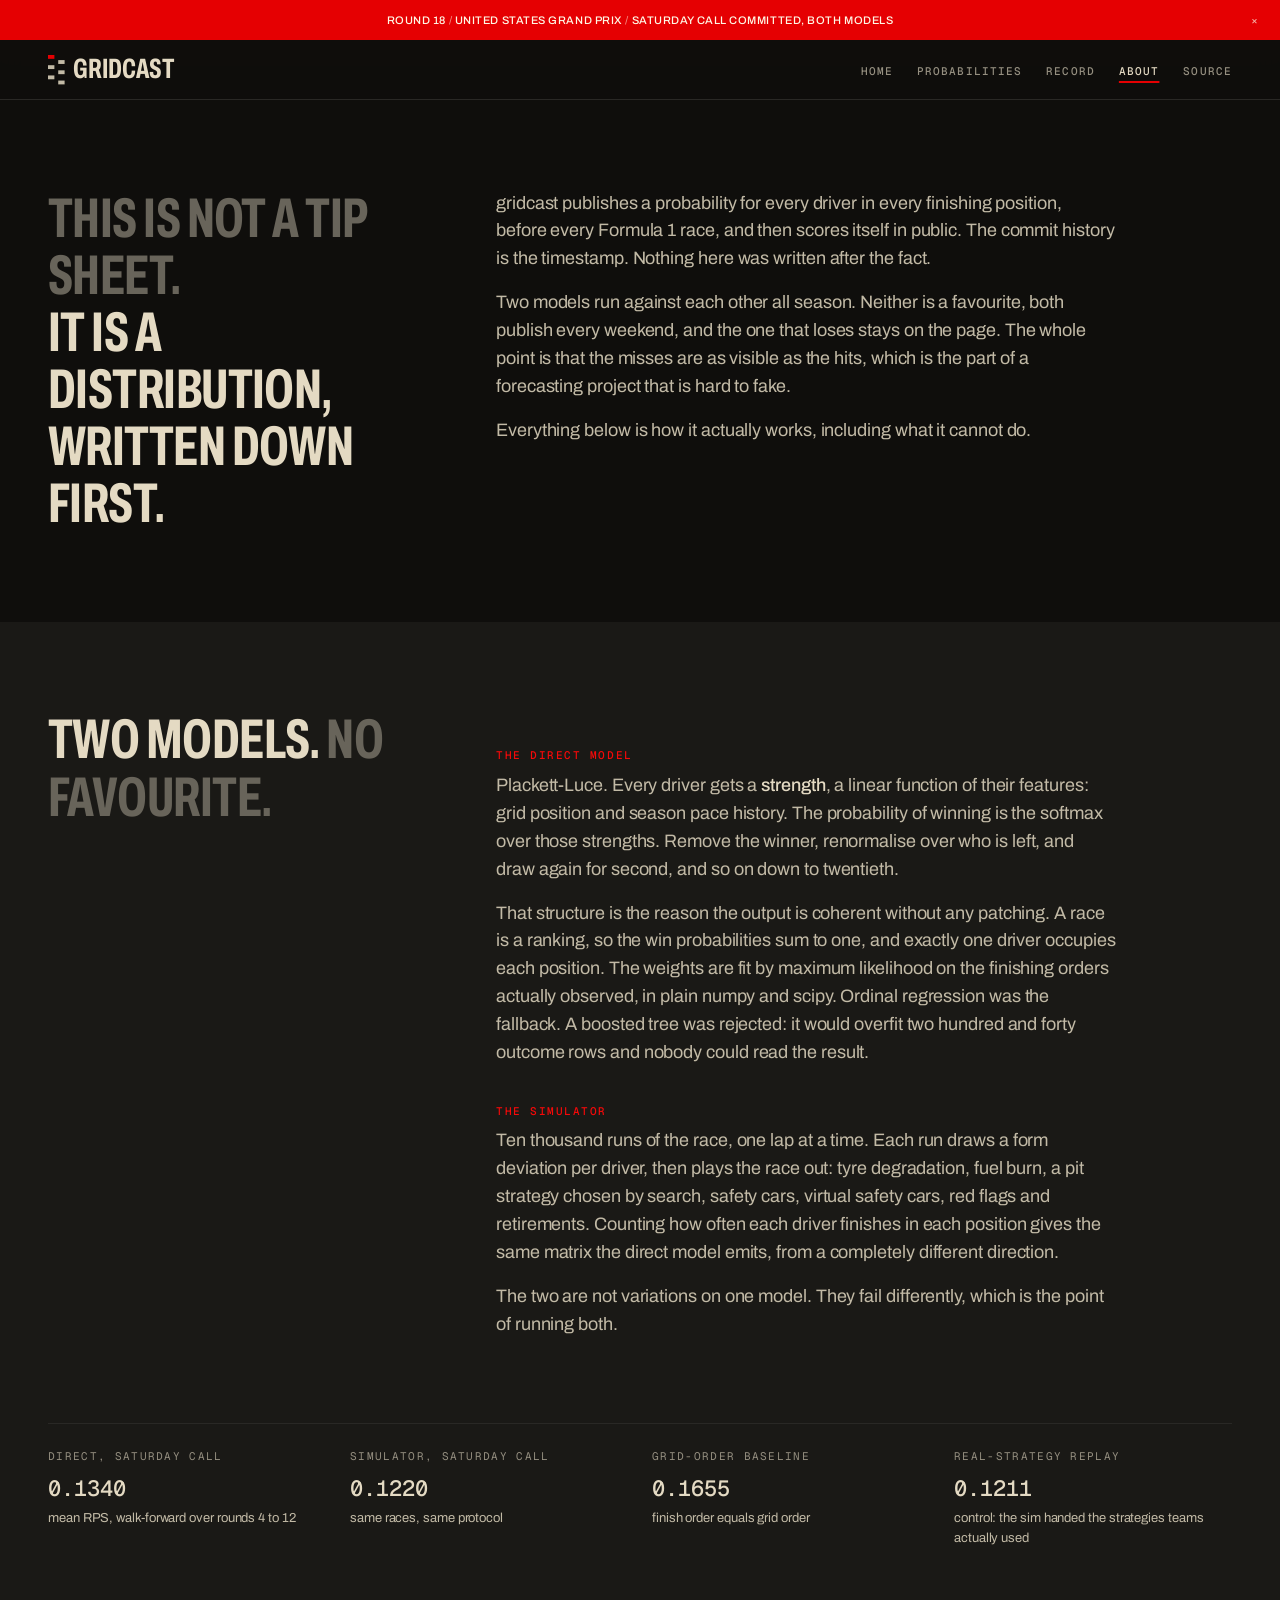
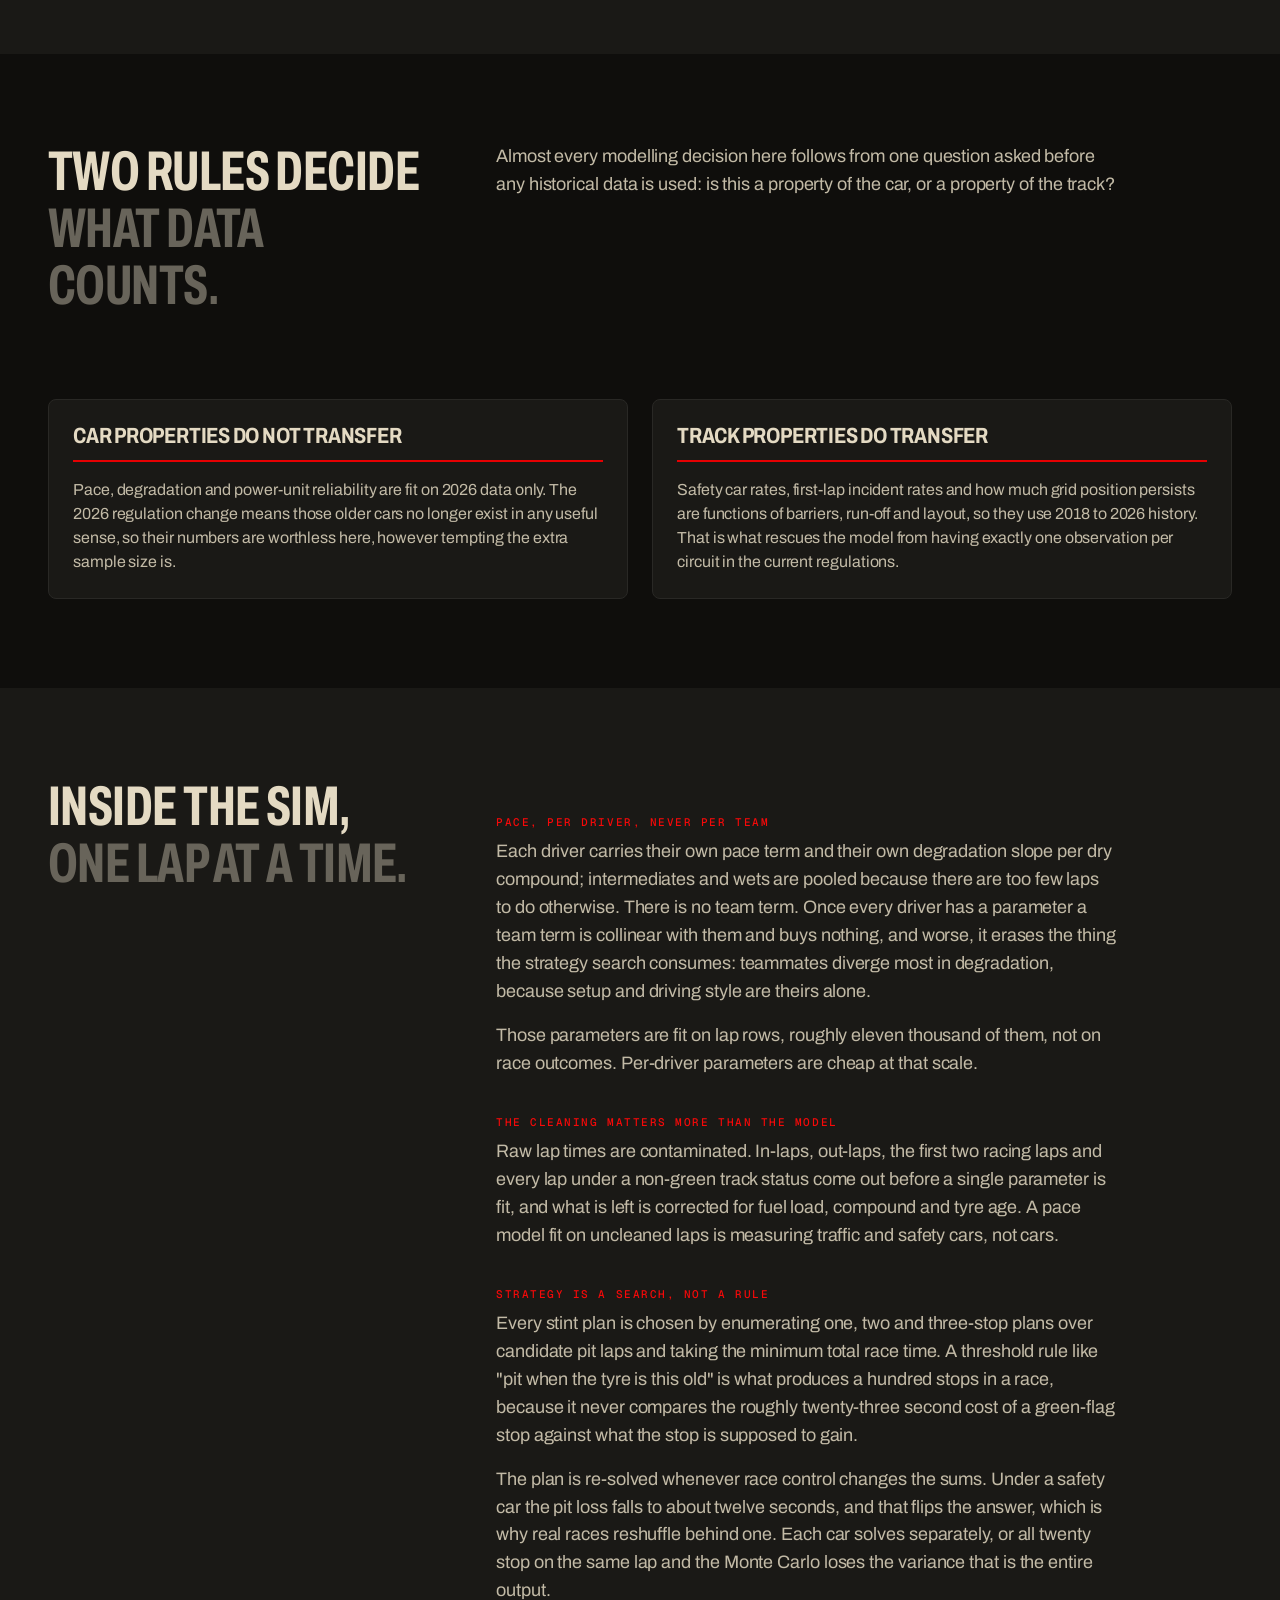
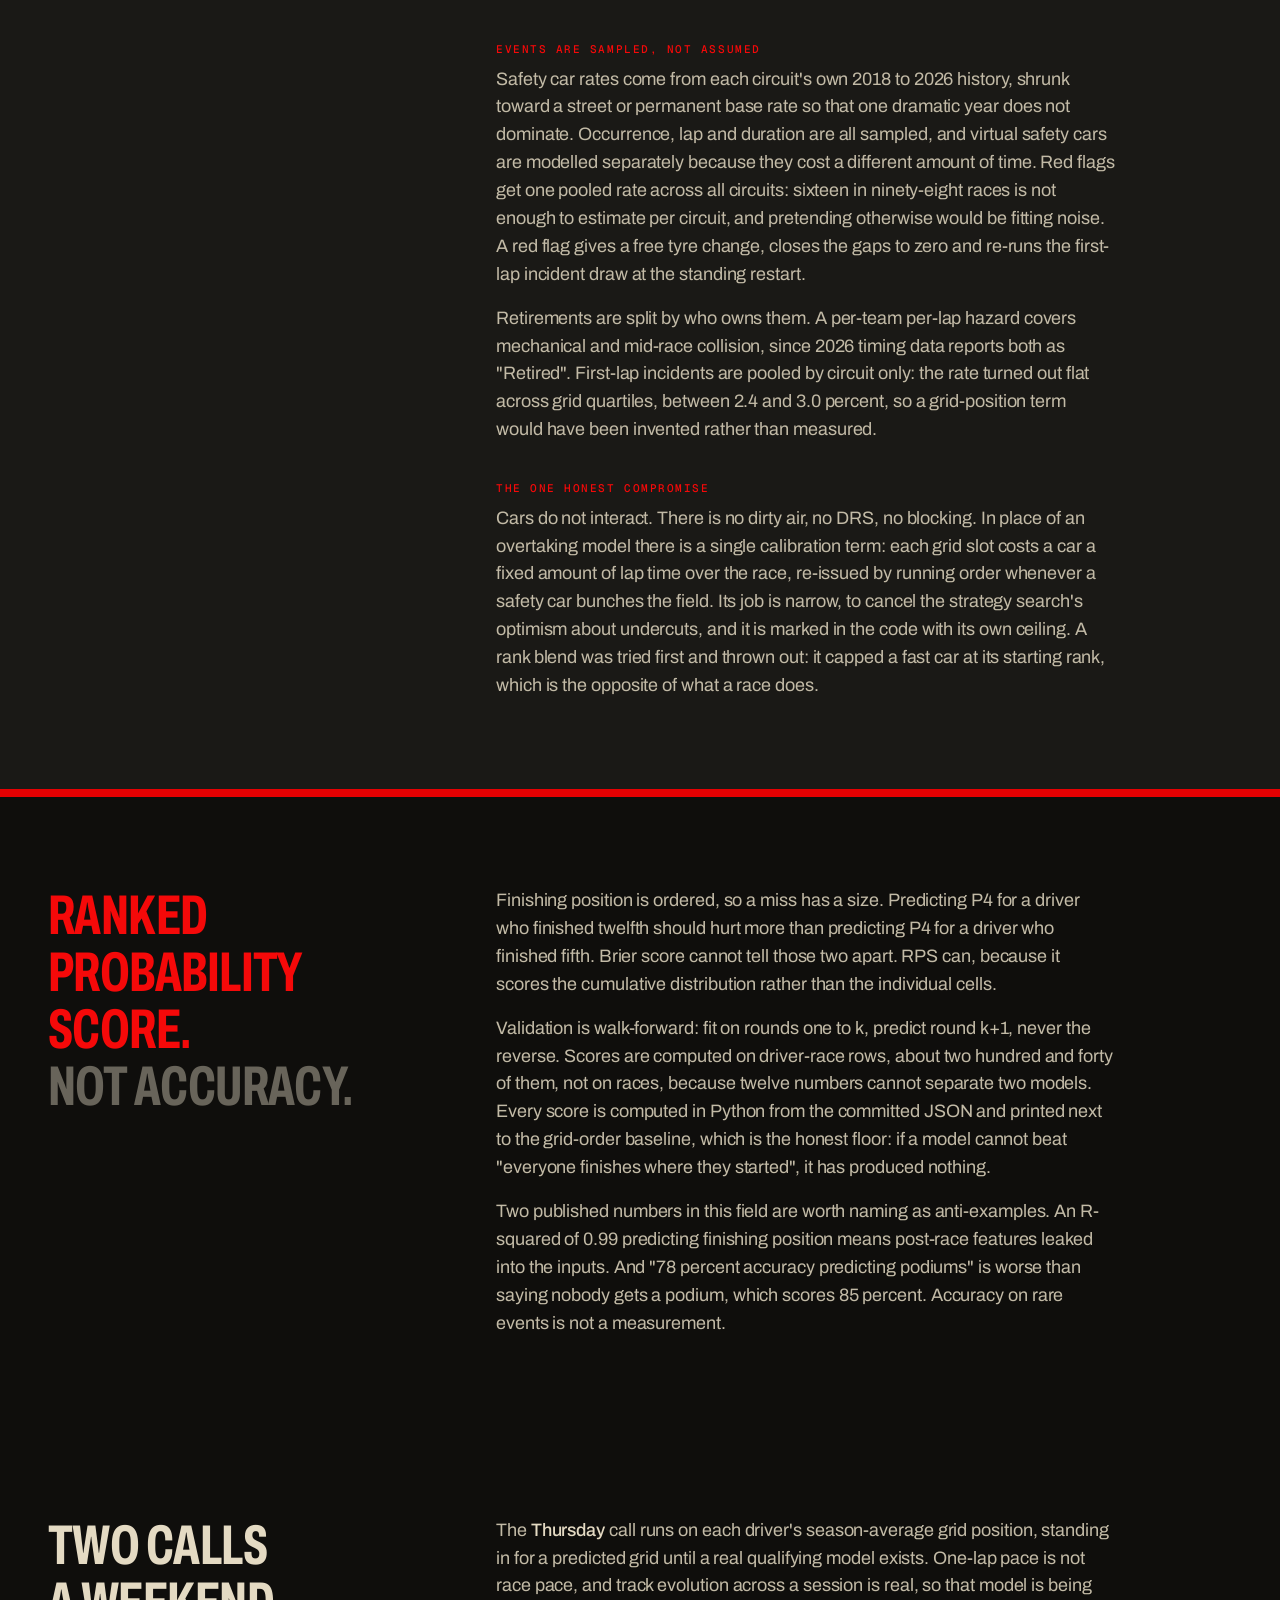
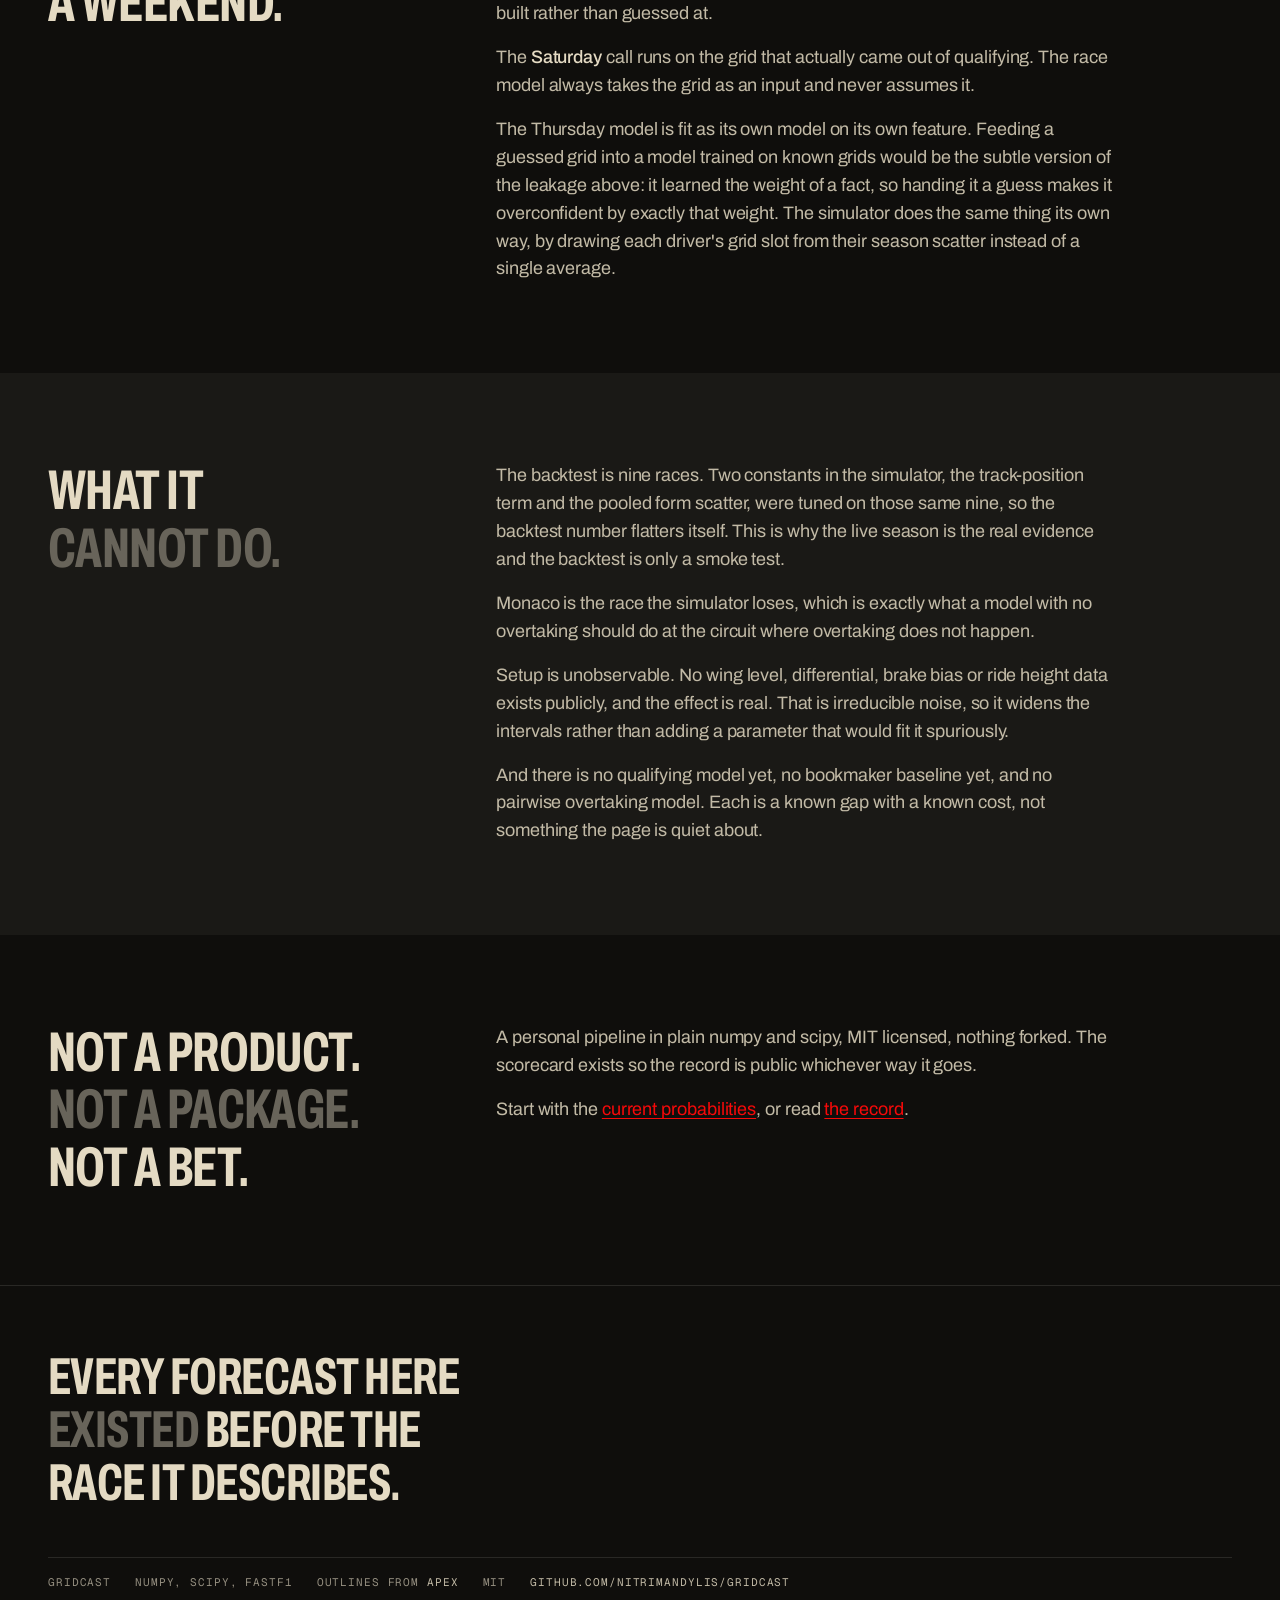
<file: site/about.html>
<!DOCTYPE html>
<html lang="en">
<head>
<meta charset="utf-8">
<meta name="viewport" content="width=device-width, initial-scale=1">
<title>About · gridcast</title>
<meta name="description" content="How gridcast predicts Formula 1 races: two models, the 2026 data rules, and how the scoring works.">
<meta property="og:type" content="website">
<meta property="og:site_name" content="gridcast">
<meta property="og:title" content="About · gridcast">
<meta property="og:description" content="How gridcast predicts Formula 1 races: two models, the 2026 data rules, and how the scoring works.">
<meta property="og:url" content="https://gridcast.nicktrim.com/about.html">
<meta property="og:image" content="https://gridcast.nicktrim.com/og.png">
<meta property="og:image:width" content="1200">
<meta property="og:image:height" content="630">
<meta property="og:image:alt" content="gridcast: every race, called before lights out.">
<meta name="twitter:card" content="summary_large_image">
<link rel="preconnect" href="https://fonts.googleapis.com">
<link rel="preconnect" href="https://fonts.gstatic.com" crossorigin>
<link href="https://fonts.googleapis.com/css2?family=Archivo:wdth,wght@62..125,400..700&family=Geist+Mono:wght@400..600&display=swap" rel="stylesheet">
<link rel="icon" href="data:image/svg+xml,%3Csvg xmlns='http://www.w3.org/2000/svg' viewBox='0 0 32 32'%3E%3Crect width='32' height='32' fill='%230e0e0e'/%3E%3Cg fill='%23c2baa6'%3E%3Crect x='17' y='6.5' width='9' height='5'/%3E%3Crect x='5' y='11' width='9' height='5'/%3E%3Crect x='17' y='15.5' width='9' height='5'/%3E%3Crect x='5' y='20' width='9' height='5'/%3E%3Crect x='17' y='24.5' width='9' height='5'/%3E%3C/g%3E%3Crect x='5' y='2' width='9' height='5' fill='%23e50000'/%3E%3C/svg%3E">
<link rel="stylesheet" href="tokens.css">
<link rel="stylesheet" href="style.css">
</head>
<body data-page="about">

<header class="nav" id="nav">
  <div class="nav-banner" id="banner">
    <p id="banner-text">Reading the latest call</p>
    <button class="nav-x" id="banner-x" type="button" aria-label="Dismiss announcement">&times;</button>
  </div>
  <div class="nav-bar">
    <div class="nav-inner">
      <a class="wordmark" href="index.html"><svg class="mark" viewBox="0 0 13 23" aria-hidden="true"><rect class="pole" x="0" y="0" width="5" height="3"/><rect x="8" y="4" width="5" height="3"/><rect x="0" y="8" width="5" height="3"/><rect x="8" y="12" width="5" height="3"/><rect x="0" y="16" width="5" height="3"/><rect x="8" y="20" width="5" height="3"/></svg>gridcast</a>
      <nav aria-label="Primary">
        <ul class="nav-links">
          <li><a href="index.html">Home</a></li>
          <li><a href="probabilities.html">Probabilities</a></li>
          <li><a href="record.html">Record</a></li>
          <li><a href="about.html" aria-current="page">About</a></li>
          <li><a href="#" id="repo-link" hidden>Source</a></li>
        </ul>
      </nav>
    </div>
  </div>
</header>

<main>
  <section class="band band-ink">
    <div>
      <p class="claim"><span class="dim">This is not a tip sheet.</span><br>It is a distribution,<br>written down first.</p>
      <div class="body">
        <p class="after">gridcast publishes a probability for every driver in every finishing position, before every Formula&nbsp;1 race, and then scores itself in public. The commit history is the timestamp. Nothing here was written after the fact.</p>
        <p class="after">Two models run against each other all season. Neither is a favourite, both publish every weekend, and the one that loses stays on the page. The whole point is that the misses are as visible as the hits, which is the part of a forecasting project that is hard to fake.</p>
        <p class="after">Everything below is how it actually works, including what it cannot do.</p>
      </div>
    </div>
  </section>

  <section class="band band-raised">
    <div>
      <p class="claim">Two models. <span class="dim">No favourite.</span></p>
      <div class="body">
        <h3>The direct model</h3>
        <p class="after">Plackett-Luce. Every driver gets a <strong>strength</strong>, a linear function of their features: grid position and season pace history. The probability of winning is the softmax over those strengths. Remove the winner, renormalise over who is left, and draw again for second, and so on down to twentieth.</p>
        <p class="after">That structure is the reason the output is coherent without any patching. A race is a ranking, so the win probabilities sum to one, and exactly one driver occupies each position. The weights are fit by maximum likelihood on the finishing orders actually observed, in plain numpy and scipy. Ordinal regression was the fallback. A boosted tree was rejected: it would overfit two hundred and forty outcome rows and nobody could read the result.</p>
        <h3>The simulator</h3>
        <p class="after">Ten thousand runs of the race, one lap at a time. Each run draws a form deviation per driver, then plays the race out: tyre degradation, fuel burn, a pit strategy chosen by search, safety cars, virtual safety cars, red flags and retirements. Counting how often each driver finishes in each position gives the same matrix the direct model emits, from a completely different direction.</p>
        <p class="after">The two are not variations on one model. They fail differently, which is the point of running both.</p>
      </div>
      <dl class="specs">
        <div><dt>Direct, Saturday call</dt><dd><b>0.1340</b>mean RPS, walk-forward over rounds 4 to 12</dd></div>
        <div><dt>Simulator, Saturday call</dt><dd><b>0.1220</b>same races, same protocol</dd></div>
        <div><dt>Grid-order baseline</dt><dd><b>0.1655</b>finish order equals grid order</dd></div>
        <div><dt>Real-strategy replay</dt><dd><b>0.1211</b>control: the sim handed the strategies teams actually used</dd></div>
      </dl>
    </div>
  </section>

  <section class="band band-ink">
    <div>
      <p class="claim">Two rules decide<br><span class="dim">what data counts.</span></p>
      <div class="body">
        <p class="after">Almost every modelling decision here follows from one question asked before any historical data is used: is this a property of the car, or a property of the track?</p>
      </div>
      <div class="rules">
        <div>
          <h2>Car properties do not transfer</h2>
          <p>Pace, degradation and power-unit reliability are fit on 2026 data only. The 2026 regulation change means those older cars no longer exist in any useful sense, so their numbers are worthless here, however tempting the extra sample size is.</p>
        </div>
        <div>
          <h2>Track properties do transfer</h2>
          <p>Safety car rates, first-lap incident rates and how much grid position persists are functions of barriers, run-off and layout, so they use 2018 to 2026 history. That is what rescues the model from having exactly one observation per circuit in the current regulations.</p>
        </div>
      </div>
    </div>
  </section>

  <section class="band band-raised">
    <div>
      <p class="claim">Inside the sim,<br><span class="dim">one lap at a time.</span></p>
      <div class="body">
        <h3>Pace, per driver, never per team</h3>
        <p class="after">Each driver carries their own pace term and their own degradation slope per dry compound; intermediates and wets are pooled because there are too few laps to do otherwise. There is no team term. Once every driver has a parameter a team term is collinear with them and buys nothing, and worse, it erases the thing the strategy search consumes: teammates diverge most in degradation, because setup and driving style are theirs alone.</p>
        <p class="after">Those parameters are fit on lap rows, roughly eleven thousand of them, not on race outcomes. Per-driver parameters are cheap at that scale.</p>
        <h3>The cleaning matters more than the model</h3>
        <p class="after">Raw lap times are contaminated. In-laps, out-laps, the first two racing laps and every lap under a non-green track status come out before a single parameter is fit, and what is left is corrected for fuel load, compound and tyre age. A pace model fit on uncleaned laps is measuring traffic and safety cars, not cars.</p>
        <h3>Strategy is a search, not a rule</h3>
        <p class="after">Every stint plan is chosen by enumerating one, two and three-stop plans over candidate pit laps and taking the minimum total race time. A threshold rule like "pit when the tyre is this old" is what produces a hundred stops in a race, because it never compares the roughly twenty-three second cost of a green-flag stop against what the stop is supposed to gain.</p>
        <p class="after">The plan is re-solved whenever race control changes the sums. Under a safety car the pit loss falls to about twelve seconds, and that flips the answer, which is why real races reshuffle behind one. Each car solves separately, or all twenty stop on the same lap and the Monte Carlo loses the variance that is the entire output.</p>
        <h3>Events are sampled, not assumed</h3>
        <p class="after">Safety car rates come from each circuit's own 2018 to 2026 history, shrunk toward a street or permanent base rate so that one dramatic year does not dominate. Occurrence, lap and duration are all sampled, and virtual safety cars are modelled separately because they cost a different amount of time. Red flags get one pooled rate across all circuits: sixteen in ninety-eight races is not enough to estimate per circuit, and pretending otherwise would be fitting noise. A red flag gives a free tyre change, closes the gaps to zero and re-runs the first-lap incident draw at the standing restart.</p>
        <p class="after">Retirements are split by who owns them. A per-team per-lap hazard covers mechanical and mid-race collision, since 2026 timing data reports both as "Retired". First-lap incidents are pooled by circuit only: the rate turned out flat across grid quartiles, between 2.4 and 3.0 percent, so a grid-position term would have been invented rather than measured.</p>
        <h3>The one honest compromise</h3>
        <p class="after">Cars do not interact. There is no dirty air, no DRS, no blocking. In place of an overtaking model there is a single calibration term: each grid slot costs a car a fixed amount of lap time over the race, re-issued by running order whenever a safety car bunches the field. Its job is narrow, to cancel the strategy search's optimism about undercuts, and it is marked in the code with its own ceiling. A rank blend was tried first and thrown out: it capped a fast car at its starting rank, which is the opposite of what a race does.</p>
      </div>
    </div>
  </section>

  <section class="band band-accent">
    <div>
      <p class="claim">Ranked probability score.<br><span class="dim">Not accuracy.</span></p>
      <div class="body">
        <p class="after">Finishing position is ordered, so a miss has a size. Predicting P4 for a driver who finished twelfth should hurt more than predicting P4 for a driver who finished fifth. Brier score cannot tell those two apart. RPS can, because it scores the cumulative distribution rather than the individual cells.</p>
        <p class="after">Validation is walk-forward: fit on rounds one to k, predict round k+1, never the reverse. Scores are computed on driver-race rows, about two hundred and forty of them, not on races, because twelve numbers cannot separate two models. Every score is computed in Python from the committed JSON and printed next to the grid-order baseline, which is the honest floor: if a model cannot beat "everyone finishes where they started", it has produced nothing.</p>
        <p class="after">Two published numbers in this field are worth naming as anti-examples. An R-squared of 0.99 predicting finishing position means post-race features leaked into the inputs. And "78 percent accuracy predicting podiums" is worse than saying nobody gets a podium, which scores 85 percent. Accuracy on rare events is not a measurement.</p>
      </div>
    </div>
  </section>

  <section class="band band-ink">
    <div>
      <p class="claim">Two calls<br>a weekend.</p>
      <div class="body">
        <p class="after">The <strong>Thursday</strong> call runs on each driver's season-average grid position, standing in for a predicted grid until a real qualifying model exists. One-lap pace is not race pace, and track evolution across a session is real, so that model is being built rather than guessed at.</p>
        <p class="after">The <strong>Saturday</strong> call runs on the grid that actually came out of qualifying. The race model always takes the grid as an input and never assumes it.</p>
        <p class="after">The Thursday model is fit as its own model on its own feature. Feeding a guessed grid into a model trained on known grids would be the subtle version of the leakage above: it learned the weight of a fact, so handing it a guess makes it overconfident by exactly that weight. The simulator does the same thing its own way, by drawing each driver's grid slot from their season scatter instead of a single average.</p>
      </div>
    </div>
  </section>

  <section class="band band-raised">
    <div>
      <p class="claim">What it<br><span class="dim">cannot do.</span></p>
      <div class="body">
        <p class="after">The backtest is nine races. Two constants in the simulator, the track-position term and the pooled form scatter, were tuned on those same nine, so the backtest number flatters itself. This is why the live season is the real evidence and the backtest is only a smoke test.</p>
        <p class="after">Monaco is the race the simulator loses, which is exactly what a model with no overtaking should do at the circuit where overtaking does not happen.</p>
        <p class="after">Setup is unobservable. No wing level, differential, brake bias or ride height data exists publicly, and the effect is real. That is irreducible noise, so it widens the intervals rather than adding a parameter that would fit it spuriously.</p>
        <p class="after">And there is no qualifying model yet, no bookmaker baseline yet, and no pairwise overtaking model. Each is a known gap with a known cost, not something the page is quiet about.</p>
      </div>
    </div>
  </section>

  <section class="band band-ink">
    <div>
      <p class="claim">Not a product.<br><span class="dim">Not a package.</span><br>Not a bet.</p>
      <div class="body">
        <p class="after">A personal pipeline in plain numpy and scipy, MIT licensed, nothing forked. The scorecard exists so the record is public whichever way it goes.</p>
        <p class="after">Start with the <a href="probabilities.html">current probabilities</a>, or read <a href="record.html">the record</a>.</p>
      </div>
    </div>
  </section>
</main>

<footer class="foot">
  <div class="foot-inner">
    <p class="foot-line">Every forecast here <span class="dim">existed</span> before the race it describes.</p>
    <div class="foot-meta">
      <span>gridcast</span>
      <span>numpy, scipy, FastF1</span>
      <span>outlines from <a href="https://github.com/nitrimandylis/apex">apex</a></span>
      <span>MIT</span>
      <span id="foot-repo"></span>
    </div>
  </div>
</footer>

<script src="app.js"></script>
</body>
</html>
</file>
<file: site/tokens.css>
/* Hallmark · tokens · theme: studied-DNA (source: https://centralhq.com/)
 * paper band: dark (16.4%) · display style: condensed-caps-grotesk · accent hue: warm-red (29deg)
 *
 * Every value here was measured off the source's served CSS and converted to
 * OKLCH. The greys are a warm ladder, not neutral: the paper is a warm black
 * and the ink is cream, never white. That single choice is most of the look.
 *
 * Every colour and every font on this site comes through a name in this file.
 */
:root {
  /* ---- paper: warm near-black, twelve steps up to a mid grey ---- */
  --color-paper:    oklch(16.4% 0.005  85);   /* #0e0e0e page, tinted to the 0.005 chroma floor */
  --color-paper-2:  oklch(21.3% 0.005  85);   /* #191918 raised surface, same */
  --color-paper-3:  oklch(24.8% 0.004  85);   /* #22211f card */
  --color-paper-4:  oklch(30.2% 0.006  78);   /* #302e2b hover */

  /* ---- rules ---- */
  --color-rule:      oklch(27.7% 0.006  92);  /* #292825 hairline */
  --color-rule-firm: oklch(38.7% 0.010  92);  /* #46443e visible divider */

  /* ---- ink: cream, not white. Contrast vs paper noted per token. ---- */
  --color-ink:     oklch(89.0% 0.033  87);    /* #e4dac3  13.9:1 */
  --color-ink-2:   oklch(79.0% 0.029  89);    /* #c2baa6  10.0:1 */
  --color-muted:   oklch(65.1% 0.023  89);    /* #958f80   6.0:1, AA body */
  --color-dim:     oklch(50.4% 0.016  89);    /* #68645a   3.3:1, large type only */

  /* ---- accent. Two reds on purpose: the fill is the source's #e50000,
         which is 4.0:1 and fails AA as text, so accent text uses the
         brighter one at 4.5:1. Never swap them. ---- */
  --color-accent:      oklch(57.9% 0.238  29); /* #e50000 fills, marks, bars */
  --color-accent-text: oklch(61.1% 0.248  29); /* #f50a0a links and accent text */
  --color-accent-ink:  oklch(98.0% 0.025  89); /* #fff8e6 on an accent fill, 4.6:1 */
  --color-good:        oklch(88.2% 0.201 159); /* #03ffa7 the source's mint, used for wins */
  --color-focus:       oklch(88.2% 0.201 159);

  /* ---- type: one family split by width, plus a mono outlier.
         Archivo at wdth 62 / wght 700 uppercase plays the condensed-display
         role; Archivo at wdth 100 plays the body role; Geist Mono carries
         every machine-written number and label. The source uses commercial
         Klim faces (American Grotesk Condensed, Söhne, Söhne Mono); these
         are the free equivalents by role, not lookalikes. ---- */
  --font-display: "Archivo", ui-sans-serif, system-ui, sans-serif;
  --font-body:    "Archivo", ui-sans-serif, system-ui, sans-serif;
  --font-data:    "Geist Mono", ui-monospace, SFMono-Regular, Menlo, monospace;
  --width-condensed: 62;
  --width-normal: 100;

  /* ---- scale ---- */
  --text-xs:   0.6875rem;
  --text-sm:   0.8125rem;
  --text-base: 1rem;
  --text-md:   1.125rem;
  --text-lg:   1.375rem;
  --text-xl:   1.75rem;
  --text-2xl:  2.25rem;
  --text-display:   clamp(2.75rem, 9.5vw, 6.25rem);   /* 100px cap, as measured */
  --text-display-s: clamp(2rem, 6vw, 3.5rem);

  /* ---- space: the source's own gap ladder, measured off the live page ---- */
  --space-3xs: 0.125rem;
  --space-2xs: 0.25rem;
  --space-xs:  0.5rem;
  --space-sm:  0.75rem;
  --space-md:  1rem;
  --space-lg:  1.5rem;    /* 24 */
  --space-xl:  2.25rem;   /* 36 */
  --space-2xl: 3rem;      /* 48 */
  --space-3xl: 4rem;      /* 64 */
  --space-4xl: 7rem;      /* 112 */
  --space-5xl: 9rem;      /* 144 */

  /* The source separates major blocks with a fixed 200px void rather than
     section padding. That is the page's whole rhythm. Ours is shorter: the
     source is a marketing page with four screens of copy, this one has tables
     that have to be comparable without a scroll between them. */
  --void: clamp(3rem, 7vw, 6.5rem);
  /* The source runs an 800px column because its content is marketing copy.
     Ours is 20x20 probability matrices and a ledger, so the spine is wider;
     prose is held back to --measure instead. */
  --spine: 78rem;         /* 1248px content column */
  /* The narrow column, kept for the two places that genuinely want one: the
     hero's call card and the record page's side rail. Blocks do NOT cap here
     by default. Capping every block at 800px inside a 1248px frame left the
     whole site leaning into its own left half. */
  --column: 50rem;        /* 800px */
  --page-gutter: clamp(1rem, 4vw, 2rem);
  --measure: 62ch;

  /* ---- rules and radii: small on surfaces, full pill on buttons ---- */
  --rule-hair: 1px;
  --rule-firm: 2px;
  --radius-cell: 3px;
  --radius-card: 8px;
  --radius-pill: 999px;

  /* ---- motion ---- */
  --ease-out:    cubic-bezier(0.16, 1, 0.3, 1);
  --dur-micro: 120ms;
  --dur-short: 220ms;
  --dur-long:  420ms;

  /* ---- N12 nav geometry ---- */
  --banner-h: 40px;
  --bar-h: 60px;
  --z-nav: 500;
}

/* On a very wide monitor a 1248px frame reads as a strip down the middle.
   One step up is enough: the matrices get the room and the prose stays held
   at --measure inside it. */
@media (min-width: 100rem) {
  :root { --spine: 86rem; }
}
</file>
<file: site/style.css>
/* Hallmark · pre-emit critique: P5 H5 E4 S5 R4 V5
 * Hallmark · theme: studied-DNA (source: https://centralhq.com/) · design-system: site/tokens.css
 * observed-fonts: American Grotesk Condensed Bold + Söhne + Söhne Mono (Klim, commercial)
 *   → rebuilt by role as Archivo wdth 62/700 + Archivo wdth 100 + Geist Mono
 * observed-paper: #0e0e0e  ·  observed-accent: #e50000  ·  studied: yes  ·  DNA-source: url
 * rhythm: measured live at 1009px — 800px content spine, fixed 200px voids between
 *   major blocks, centred display fold over left-aligned body.
 *
 * Four pages, four macrostructures, one system. The pages are deliberately
 * NOT the same shape:
 *   index          Marquee Hero (DNA variant: the source keeps a lede and a
 *                  CTA pair in the fold, so this one does too; the action row
 *                  sits off the centre axis per gate 6)
 *   probabilities  Catalogue      two models as two specimens of one thing
 *   record         Index-First    the page is the ledger, no hero at all
 *   about          Manifesto      declarations in bleed bands, no step list
 * nav: N12 status banner + retracting bar · footer: Ft5 statement
 * mono discipline: Geist Mono holds two roles only, tabular numerals and
 *   micro-labels. Chrome text is the body face.
 * contrast: pass (40-41) · nav/footer slop: pass (42-45) · honest: pass (46)
 * chrome: pass (47) · tokens: pass (48) · mobile: pass (34, 49, 50-57)
 */

/* ---- base ---------------------------------------------------------------- */

*, *::before, *::after { box-sizing: border-box; }

html, body {
  /* clip, not hidden: hidden on the root kills position:sticky in Safari */
  overflow-x: clip;
}

html {
  background: var(--color-paper);
  -webkit-text-size-adjust: 100%;
}

body {
  margin: 0;
  min-height: 100dvh;
  display: flex;
  flex-direction: column;
  background: var(--color-paper);
  color: var(--color-ink);
  font-family: var(--font-body);
  font-variation-settings: "wdth" var(--width-normal);
  font-size: var(--text-base);
  line-height: 1.5;
  letter-spacing: -0.005em;
  -webkit-font-smoothing: antialiased;
  text-rendering: optimizeLegibility;
}

main {
  flex: 1;
  width: 100%;
  max-width: var(--spine);
  margin: 0 auto;
  padding-inline: var(--page-gutter);
  /* clears the banner and the bar at rest */
  padding-top: calc(var(--banner-h) + var(--bar-h) + var(--space-3xl));
}

/* The home fold centres itself in what is left of the viewport, so it does
   not want the standard block of top padding on top of that. */
body[data-page="home"] main {
  padding-top: calc(var(--banner-h) + var(--bar-h));
}

/* The Manifesto page bleeds edge to edge, so it opts out of the spine. */
body[data-page="about"] main {
  max-width: none;
  padding-inline: 0;
  /* the first band carries its own void, so main only clears the nav */
  padding-top: calc(var(--banner-h) + var(--bar-h));
}

h1, h2, h3 {
  font-family: var(--font-display);
  font-weight: 700;
  font-style: normal;
  margin: 0;
  overflow-wrap: anywhere;
  min-width: 0;
}

p { margin: 0; }

a { color: inherit; }

code { font-family: var(--font-data); }

:focus-visible {
  outline: var(--rule-firm) solid var(--color-focus);
  outline-offset: 3px;
  border-radius: var(--radius-cell);
}

::selection { background: var(--color-accent); color: var(--color-accent-ink); }


/* ---- N12 · status banner + retracting bar -------------------------------- */

.nav {
  position: fixed;
  inset: 0 0 auto;
  z-index: var(--z-nav);
  transform: translateY(0);
  transition: transform var(--dur-short) var(--ease-out);
}
.nav.is-compact { transform: translateY(calc(var(--banner-h) * -1)); }
.nav.is-dismissed { transform: none; }
.nav.is-dismissed .nav-banner { display: none; }

.nav-banner {
  height: var(--banner-h);
  display: flex;
  align-items: center;
  justify-content: center;
  gap: var(--space-sm);
  padding-inline: var(--space-md);
  background: var(--color-accent);
  color: var(--color-accent-ink);
  font-size: var(--text-xs);
  font-weight: 500;
  letter-spacing: 0.05em;
  text-transform: uppercase;
  white-space: nowrap;
  overflow: hidden;
}
#banner-text {
  min-width: 0;
  overflow: hidden;
  text-overflow: ellipsis;
}
.nav-banner b { font-weight: 500; }
.nav-banner .sep { opacity: 0.55; }

.nav-x {
  position: absolute;
  right: var(--space-sm);
  width: 28px;
  height: 28px;
  display: grid;
  place-items: center;
  border: 0;
  background: none;
  color: inherit;
  font: inherit;
  cursor: pointer;
  opacity: 0.7;
  transition: opacity var(--dur-micro) var(--ease-out);
}
.nav-x:hover { opacity: 1; }
.nav-x:active { transform: translateY(1px); }
.nav-x:disabled { opacity: 0.4; cursor: not-allowed; }

.nav-bar {
  height: var(--bar-h);
  background: color-mix(in oklab, var(--color-paper) 88%, transparent);
  backdrop-filter: blur(12px);
  border-bottom: var(--rule-hair) solid var(--color-rule);
}
.nav-inner {
  height: 100%;
  max-width: var(--spine);
  margin: 0 auto;
  padding-inline: var(--page-gutter);
  display: flex;
  align-items: center;
  gap: var(--space-lg);
}

/* The lockup: a staggered starting grid, pole cell in accent, then the name.
   Six cells in two offset columns is the one shape that reads as an F1 grid
   and as a probability matrix at the same time, which is the whole site. */
.wordmark {
  display: inline-flex;
  align-items: center;
  gap: var(--space-xs);
  font-family: var(--font-display);
  font-variation-settings: "wdth" var(--width-condensed);
  font-weight: 700;
  font-size: var(--text-xl);
  line-height: 1;
  letter-spacing: 0.005em;
  text-transform: uppercase;
  text-decoration: none;
  margin-right: auto;
  white-space: nowrap;
}
.mark {
  height: 1.05em;
  width: auto;
  display: block;
  overflow: visible;
}
.mark rect { fill: var(--color-ink-2); transition: fill var(--dur-micro) var(--ease-out); }
.mark .pole { fill: var(--color-accent); }
/* The pole cell is the only moving part in the chrome. */
.wordmark:hover .mark rect { fill: var(--color-ink); }
.wordmark:hover .mark .pole { fill: var(--color-accent-text); }

.nav-links {
  display: flex;
  align-items: center;
  gap: var(--space-lg);
  list-style: none;
  margin: 0;
  padding: 0;
}
.nav-links a {
  font-family: var(--font-data);
  font-size: var(--text-xs);
  font-weight: 500;
  letter-spacing: 0.1em;
  text-transform: uppercase;
  color: var(--color-muted);
  text-decoration: none;
  white-space: nowrap;
  transition: color var(--dur-micro) var(--ease-out);
}
.nav-links a:hover { color: var(--color-ink); }
.nav-links a:active { color: var(--color-accent-text); }
.nav-links a[aria-current="page"] {
  color: var(--color-ink);
  text-decoration: underline;
  text-decoration-color: var(--color-accent);
  text-decoration-thickness: 2px;
  text-underline-offset: 6px;
}

/* ---- buttons ------------------------------------------------------------- */

.btn {
  display: inline-flex;
  align-items: center;
  gap: var(--space-xs);
  min-height: 44px;
  padding: 0 var(--space-lg);
  border: 0;
  border-radius: var(--radius-pill);
  background: var(--color-accent);
  color: var(--color-accent-ink);
  font-size: var(--text-sm);
  font-weight: 600;
  letter-spacing: 0.03em;
  text-transform: uppercase;
  text-decoration: none;
  white-space: nowrap;
  cursor: pointer;
  transition: background var(--dur-micro) var(--ease-out), transform 160ms var(--ease-out);
}
.btn:hover { background: var(--color-accent-text); }
.btn:active { background: var(--color-accent); transform: scale(0.97); }
.btn:disabled, .btn[aria-disabled="true"] {
  opacity: 0.55;
  cursor: not-allowed;
  background: var(--color-paper-3);
  color: var(--color-muted);
}

.btn-quiet {
  background: var(--color-paper-3);
  color: var(--color-ink);
}
.btn-quiet:hover { background: var(--color-paper-4); }


/* ---- index · Marquee Hero ------------------------------------------------ */

/* The fold is two columns: the claim on the left, the live call on the right.
   It used to be claim-only over a 200px void with the call card below the
   crease, which left the right half of every wide screen empty and made the
   card look stranded. The card belongs in the fold: it is the thing the
   headline is promising. */
.marquee {
  min-height: calc(72dvh - var(--bar-h));
  display: grid;
  grid-template-columns: minmax(0, 1.15fr) minmax(0, 1fr);
  align-items: center;
  gap: var(--space-3xl);
  text-align: left;
  padding-block: var(--space-3xl);
}
.marquee h1 {
  font-variation-settings: "wdth" var(--width-condensed);
  font-size: var(--text-display);
  line-height: 1.02;
  letter-spacing: -0.01em;
  text-transform: uppercase;
  max-width: 14ch;
}
/* The source dims the opening word rather than highlighting a later one.
   The headline reads as if it fades up into itself. */
.marquee h1 .dim { color: var(--color-dim); }
.marquee .sub {
  max-width: 46ch;
  margin-top: var(--space-xl);
  color: var(--color-muted);
  font-size: var(--text-md);
  line-height: 1.45;
}
/* Gate 6: the headline and lede are centred, so the action row breaks the
   axis and sits flush to the spine. Three things on one centre line is the
   AI hero shape. */
.marquee .cta {
  margin-top: var(--space-2xl);
  display: flex;
  align-items: center;
  gap: var(--space-sm);
  justify-content: flex-start;
  flex-wrap: wrap;
}

/* The fixed void is the whole rhythm. Nothing else separates blocks. */
.void { height: var(--void); }

/* The animation targets the copy column, so it needs to be a grid item. */
.marquee-copy { min-width: 0; }

/* The nav is fixed, so an in-page anchor has to duck under it. */
[id] { scroll-margin-top: calc(var(--banner-h) + var(--bar-h) + var(--space-lg)); }

/* ---- the reading column --------------------------------------------------
   Blocks fill the spine. Only prose is held back, and it is held back by
   --measure, not by a second frame. The earlier version capped every block at
   800px inside the 1152px frame: the result was a centred page whose content
   all sat in its left two thirds, which reads as a mistake rather than as a
   margin. Tables want the width, prose does not, so the cap belongs on the
   paragraph and nowhere else. */

.lede { max-width: var(--measure); color: var(--color-ink-2); }

/* ---- the next-call block (index + probabilities) --------------------------
   The call header is one panel component: strap, event head, and whatever the
   page adds (leaders table on home, commit stamps on probabilities). Dense
   dashboard padding, paper-2 surface, hairline frame. */

.panel {
  padding: var(--space-lg);
  background: var(--color-paper-2);
  border: var(--rule-hair) solid var(--color-rule);
  border-radius: var(--radius-card);
}

/* The fold's call card: the same panel, stacked instead of spread, because it
   lives in a half-width column next to the headline. */
.call {
  padding: var(--space-lg);
  background: var(--color-paper-2);
  border: var(--rule-hair) solid var(--color-rule);
  border-radius: var(--radius-card);
}
.call-body {
  display: grid;
  grid-template-columns: minmax(0, 1fr) auto;
  align-items: start;
  gap: var(--space-md);
  padding-block: var(--space-lg) var(--space-md);
}
.call .clock { margin-bottom: var(--space-md); }
.call .stamps {
  margin: 0;
  padding-top: var(--space-md);
  border-top: var(--rule-hair) solid var(--color-rule);
  flex-direction: column;
  gap: var(--space-2xs);
  font-size: var(--text-xs);
}
.call .entry-title { font-size: var(--text-2xl); }

/* Below the fold: the leaders table with the record rail beside it. Two
   columns so the block ends on the same right edge as the fold above it. */
.board {
  display: grid;
  grid-template-columns: minmax(0, 1.55fr) minmax(0, 1fr);
  gap: var(--space-2xl);
  align-items: start;
}
.board-side { min-width: 0; }
.sec-h {
  font-family: var(--font-data);
  font-size: var(--text-xs);
  font-weight: 500;
  letter-spacing: 0.14em;
  text-transform: uppercase;
  color: var(--color-muted);
  padding-bottom: var(--space-sm);
  margin-bottom: var(--space-md);
  border-bottom: var(--rule-hair) solid var(--color-rule-firm);
}

.strap {
  display: flex;
  flex-wrap: wrap;
  align-items: center;
  gap: var(--space-sm) var(--space-lg);
  font-family: var(--font-data);
  font-size: var(--text-xs);
  letter-spacing: 0.14em;
  text-transform: uppercase;
  color: var(--color-muted);
  padding-bottom: var(--space-sm);
  border-bottom: var(--rule-hair) solid var(--color-rule);
}
.strap .accent { color: var(--color-accent-text); }

.entry-head {
  display: grid;
  grid-template-columns: minmax(0, 1fr) auto auto;
  align-items: center;
  gap: var(--space-md);
  padding-block: var(--space-lg);
}
.entry-title {
  font-variation-settings: "wdth" 80;
  font-size: var(--text-2xl);
  line-height: 1.05;
  letter-spacing: -0.02em;
  text-transform: uppercase;
}
.entry-sub {
  margin-top: var(--space-xs);
  color: var(--color-muted);
  font-size: var(--text-sm);
}

.circuit { width: 84px; height: 84px; display: block; }
.circuit path { fill: none; stroke: var(--color-ink-2); stroke-width: 2.5; stroke-linejoin: round; }
.circuit path.glow { stroke: var(--color-accent); stroke-width: 6; opacity: 0.28; }

.clock { display: flex; gap: var(--space-2xs); }
.clock .unit {
  min-width: 3.5rem;
  padding: var(--space-xs) var(--space-sm);
  background: var(--color-paper-3);
  border-radius: var(--radius-cell);
  text-align: right;
}
.clock .v {
  font-family: var(--font-data);
  font-variant-numeric: tabular-nums;
  font-size: var(--text-lg);
  line-height: 1;
  color: var(--color-ink);
}
.clock .l {
  font-family: var(--font-data);
  font-size: var(--text-xs);
  letter-spacing: 0.12em;
  text-transform: uppercase;
  color: var(--color-muted);
}
.clock .done { color: var(--color-muted); font-size: var(--text-sm); }

.leaders { margin-top: var(--space-md); }
.leaders table { width: 100%; border-collapse: collapse; }
.leaders caption {
  caption-side: bottom;
  padding-top: var(--space-md);
  color: var(--color-muted);
  font-size: var(--text-sm);
  text-align: left;
}
.leaders th {
  padding: var(--space-xs) var(--space-sm);
  border-bottom: var(--rule-hair) solid var(--color-rule-firm);
  font-family: var(--font-data);
  font-size: var(--text-xs);
  font-weight: 500;
  letter-spacing: 0.12em;
  text-transform: uppercase;
  color: var(--color-muted);
  text-align: right;
}
.leaders th:first-child { text-align: left; }
.leaders td {
  padding: var(--space-xs) var(--space-sm);
  border-bottom: var(--rule-hair) solid var(--color-rule);
  font-family: var(--font-data);
  font-variant-numeric: tabular-nums;
  font-size: var(--text-sm);
  text-align: right;
  transition: background var(--dur-micro) var(--ease-out);
}
.leaders td:first-child { text-align: left; letter-spacing: 0.04em; }
.leaders tbody tr:hover td { background: var(--color-paper-3); }

.stripe {
  display: inline-block;
  width: 3px;
  height: 0.9em;
  margin-right: var(--space-xs);
  vertical-align: -0.1em;
  background: var(--team);
}

/* KPI stat tiles: one bordered cell per number, dashboard style. */
.tally {
  display: grid;
  grid-template-columns: repeat(auto-fit, minmax(min(11rem, 100%), 1fr));
  gap: var(--space-sm);
}
.tally > div {
  padding: var(--space-md);
  background: var(--color-paper-2);
  border: var(--rule-hair) solid var(--color-rule);
  border-radius: var(--radius-card);
}
.tally .n {
  display: block;
  font-family: var(--font-data);
  font-variant-numeric: tabular-nums;
  font-size: var(--text-xl);
  line-height: 1;
}
.tally .k {
  display: block;
  margin-top: var(--space-xs);
  font-family: var(--font-data);
  font-size: var(--text-xs);
  letter-spacing: 0.1em;
  text-transform: uppercase;
  color: var(--color-muted);
}

.win { color: var(--color-good); }
.bad { color: var(--color-accent-text); }

.more {
  display: inline-block;
  margin-top: var(--space-2xl);
  font-size: var(--text-sm);
  font-weight: 600;
  letter-spacing: 0.03em;
  text-transform: uppercase;
  color: var(--color-accent-text);
  text-decoration: none;
  white-space: nowrap;
}
.more:hover { text-decoration: underline; text-underline-offset: 4px; }
.more:active { color: var(--color-accent); }

.empty, .waiting {
  padding: var(--space-2xl) 0;
  color: var(--color-muted);
  max-width: var(--measure);
}

/* ---- probabilities · Catalogue ------------------------------------------- */

/* Catalogue leads with a mark and a count, not a display headline. The two
   columns are the site's standing shape: label left, prose right, both edges
   flush to the spine. Baseline-aligning a heading and a paragraph on one flex
   line left the paragraph floating in the middle of the page. */
.cat-head {
  display: grid;
  grid-template-columns: minmax(0, 20rem) minmax(0, 1fr);
  align-items: start;
  gap: var(--space-lg) var(--space-3xl);
  padding-bottom: var(--space-lg);
  border-bottom: var(--rule-firm) solid var(--color-rule-firm);
}
.cat-head h1 {
  font-variation-settings: "wdth" var(--width-condensed);
  font-size: var(--text-2xl);
  line-height: 1;
  letter-spacing: 0.01em;
  text-transform: uppercase;
}
.cat-head p { color: var(--color-ink-2); font-size: var(--text-base); max-width: var(--measure); }

/* ---- prose notes on a data page -----------------------------------------
   Same two columns as .cat-head and the about bands, so a reading block never
   changes the page's left or right edge. */
.notes {
  display: grid;
  grid-template-columns: minmax(0, 20rem) minmax(0, 1fr);
  align-items: start;
  gap: var(--space-lg) var(--space-3xl);
  margin-top: var(--void);
  padding-top: var(--space-xl);
  border-top: var(--rule-hair) solid var(--color-rule);
}
.notes h2 {
  font-variation-settings: "wdth" var(--width-condensed);
  font-size: var(--text-xl);
  line-height: 1.05;
  text-transform: uppercase;
  letter-spacing: 0.01em;
}
.notes .kicker {
  margin-top: var(--space-sm);
  font-family: var(--font-data);
  font-size: var(--text-xs);
  letter-spacing: 0.12em;
  text-transform: uppercase;
  color: var(--color-muted);
}
.notes p:not(.kicker) {
  max-width: var(--measure);
  color: var(--color-ink-2);
  font-size: var(--text-md);
  line-height: 1.55;
}
.notes p + p { margin-top: var(--space-md); }
.notes strong { color: var(--color-ink); font-weight: 500; }
.notes .body > p:first-child { margin-top: 0; }
.notes a { color: var(--color-accent-text); text-underline-offset: 3px; }

.stamps {
  list-style: none;
  margin: var(--space-md) 0 0;
  padding: 0;
  display: flex;
  flex-wrap: wrap;
  gap: var(--space-xs) var(--space-lg);
  font-size: var(--text-sm);
  color: var(--color-muted);
}
.stamps b { color: var(--color-ink-2); font-weight: 600; text-transform: uppercase; letter-spacing: 0.05em; }
.stamps code { color: var(--color-ink-2); }

/* ---- predicted order · starting-grid formation ---------------------------
   The staggered two-column formation: odd positions (P1, P3, P5) sit left,
   even positions (P2, P4, P6) indent right, like a real F1 starting grid. */

.grid-panel {
  margin-top: var(--space-xl);
  padding: var(--space-lg);
  background: var(--color-paper-2);
  border: var(--rule-hair) solid var(--color-rule);
  border-radius: var(--radius-card);
}

.grid-controls {
  display: flex;
  align-items: center;
  gap: var(--space-md);
  margin-bottom: var(--space-lg);
}

.grid-view[data-active="combined"] .grid-split { display: none; }
.grid-view[data-active="split"] .grid-combined { display: none; }

.grid-split {
  display: grid;
  grid-template-columns: 1fr 1fr;
  gap: var(--space-2xl);
}

.grid-label {
  font-family: var(--font-data);
  font-size: var(--text-xs);
  letter-spacing: 0.12em;
  text-transform: uppercase;
  color: var(--color-muted);
  padding-bottom: var(--space-sm);
  border-bottom: var(--rule-hair) solid var(--color-rule);
  margin-bottom: var(--space-md);
}

.grid-slots {
  /* Single column, not a grid: the stagger is horizontal indent, not a second
     column, so every slot has the same vertical gap regardless of side. */
  display: flex;
  flex-direction: column;
  gap: var(--space-3xs);
  max-width: 22rem;
  margin: 0 auto;
}

.grid-slot {
  display: flex;
  align-items: center;
  gap: var(--space-xs);
  width: 42%;
  padding: var(--space-xs) var(--space-sm);
  background: var(--color-paper-3);
  border-radius: var(--radius-cell);
  transition: background var(--dur-micro) var(--ease-out);
}
.grid-slot:hover { background: var(--color-paper-4); }

/* Left slots on the left edge, right slots on the right edge,
   with clear space between them (100% - 42% - 42% = 16% gap). */
.grid-slot.left  { align-self: flex-start; }
.grid-slot.right { align-self: flex-end; }

.grid-pos {
  font-family: var(--font-data);
  font-variant-numeric: tabular-nums;
  font-size: var(--text-xs);
  color: var(--color-muted);
  min-width: 2rem;
}

.grid-driver {
  font-family: var(--font-data);
  font-size: var(--text-sm);
  letter-spacing: 0.04em;
  color: var(--color-ink);
}

/* Pole: accent fill, matching the logo's red first block. */
.grid-slot.left:first-child {
  background: var(--color-accent);
}
.grid-slot.left:first-child .grid-pos { color: var(--color-accent-ink); opacity: 0.7; }
.grid-slot.left:first-child .grid-driver { color: var(--color-accent-ink); }
.grid-slot.left:first-child .stripe { background: var(--color-accent-ink); opacity: 0.4; }
.grid-slot.left:first-child:hover { background: var(--color-accent-text); }

@media (max-width: 46rem) {
  .grid-split { grid-template-columns: 1fr; gap: var(--space-xl); }
  .grid-slots { max-width: 18rem; gap: var(--space-3xs) var(--space-xl); }
}

/* One specimen per row. A 20x20 matrix needs the whole spine; side by side
   the two cards were 520px each and both scrolled internally, which defeats
   the point of showing the matrix at all. */
.figs {
  display: grid;
  grid-template-columns: minmax(0, 1fr);
  gap: var(--space-lg);
  margin-top: var(--space-xl);
}

/* Each model is one card in the catalogue: same frame, same size, one variant. */
.fig {
  margin: 0;
  min-width: 0;
  padding: var(--space-md);
  background: var(--color-paper-2);
  border: var(--rule-hair) solid var(--color-rule);
  border-radius: var(--radius-card);
}
.fig-title {
  font-family: var(--font-data);
  font-size: var(--text-xs);
  letter-spacing: 0.12em;
  text-transform: uppercase;
  color: var(--color-ink);
  padding-bottom: var(--space-sm);
  border-bottom: var(--rule-hair) solid var(--color-rule);
}
.fig .scroll { overflow-x: auto; margin-top: var(--space-md); }
/* Full width so the matrix ends on the same right edge as everything else,
   with a floor that makes the card scroll internally on a phone rather than
   crushing the cells. */
.fig table {
  width: 100%;
  min-width: 46rem;
  border-collapse: collapse;
  font-family: var(--font-data);
  font-size: var(--text-xs);
}
.fig th {
  padding: var(--space-2xs);
  font-weight: 400;
  color: var(--color-muted);
  text-align: center;
}
.fig td { padding: var(--space-3xs); transition: background var(--dur-micro) var(--ease-out); }
.fig tbody tr:hover td { background: var(--color-paper-4); }
.fig td.d {
  position: sticky;
  left: 0;
  padding-right: var(--space-sm);
  background: var(--color-paper-2);
  letter-spacing: 0.04em;
  white-space: nowrap;
}
.fig tbody tr:hover td.d { background: var(--color-paper-4); }
.fig td.c div {
  /* the cell takes whatever width the table hands it, so twenty positions
     fill the spine at any window size. The height is fixed and shorter than
     the width on purpose: twenty-two square rows made the card taller than
     the screen, and a heatmap reads the same from a rectangle. */
  width: 100%;
  min-width: 20px;
  height: 22px;
  border-radius: var(--radius-cell);
  background: color-mix(in oklab, var(--color-accent) calc(var(--f) * 100%), var(--color-paper-3));
}
.fig th.n, .fig td.n {
  padding-inline: var(--space-2xs);
  text-align: right;
  font-variant-numeric: tabular-nums;
  color: var(--color-ink-2);
}
.fig th.first, .fig td.first { padding-left: var(--space-md); }
.fig figcaption {
  margin-top: var(--space-md);
  color: var(--color-muted);
  font-size: var(--text-sm);
}

.bars { margin-top: var(--space-2xl); }
.seg {
  display: inline-flex;
  gap: var(--space-3xs);
  padding: var(--space-3xs);
  background: var(--color-paper-2);
  border-radius: var(--radius-pill);
}
.seg button {
  min-height: 36px;
  padding: 0 var(--space-md);
  border: 0;
  border-radius: var(--radius-pill);
  background: none;
  color: var(--color-muted);
  font-family: var(--font-data);
  font-size: var(--text-xs);
  letter-spacing: 0.1em;
  text-transform: uppercase;
  white-space: nowrap;
  cursor: pointer;
  transition: background var(--dur-micro) var(--ease-out), color var(--dur-micro) var(--ease-out), transform 160ms var(--ease-out);
}
.seg button:hover { color: var(--color-ink); }
.seg button:active { transform: scale(0.97); }
.seg button:disabled { opacity: 0.55; cursor: not-allowed; }
.seg button[aria-pressed="true"] { background: var(--color-paper-4); color: var(--color-ink); }

.legend {
  display: flex;
  gap: var(--space-lg);
  margin: var(--space-lg) 0;
  font-family: var(--font-data);
  font-size: var(--text-xs);
  letter-spacing: 0.1em;
  text-transform: uppercase;
  color: var(--color-muted);
}
.legend i { display: inline-block; width: 14px; height: 6px; margin-right: var(--space-xs); }
.legend .direct i { background: var(--color-accent); }
.legend .sim i { background: var(--color-ink-2); }

.bar-row {
  display: grid;
  grid-template-columns: 4.5rem minmax(0, 1fr) 7rem;
  align-items: center;
  gap: var(--space-md);
  padding: var(--space-xs);
  border-bottom: var(--rule-hair) solid var(--color-rule);
  transition: background var(--dur-micro) var(--ease-out);
}
.bar-row:hover { background: var(--color-paper-2); }
.bar-row .code {
  font-family: var(--font-data);
  font-size: var(--text-sm);
  letter-spacing: 0.04em;
  white-space: nowrap;
}
.bar-row .track { display: grid; gap: var(--space-3xs); min-width: 0; }
.bar-row .bar { height: 7px; border-radius: var(--radius-cell); transform-origin: left; }
.bar-row .bar.direct { background: var(--color-accent); }
.bar-row .bar.sim { background: var(--color-ink-2); }
.bar-row .nums {
  font-family: var(--font-data);
  font-variant-numeric: tabular-nums;
  font-size: var(--text-xs);
  color: var(--color-muted);
  text-align: right;
}
.bar-row .nums b { color: var(--color-ink); font-weight: 400; }

/* ---- record · Index-First ------------------------------------------------ */

/* No hero. One short paragraph, then the list. */
.index-head {
  display: grid;
  grid-template-columns: minmax(0, 20rem) minmax(0, 1fr);
  align-items: start;
  gap: var(--space-lg) var(--space-3xl);
  padding-bottom: var(--space-lg);
  border-bottom: var(--rule-firm) solid var(--color-rule-firm);
}
.index-head h1 {
  font-variation-settings: "wdth" var(--width-condensed);
  font-size: var(--text-2xl);
  line-height: 1;
  letter-spacing: 0.01em;
  text-transform: uppercase;
}
.index-head p {
  max-width: var(--measure);
  color: var(--color-ink-2);
  font-size: var(--text-base);
}

.standings {
  display: grid;
  grid-template-columns: repeat(auto-fit, minmax(min(16rem, 100%), 1fr));
  gap: var(--space-sm);
  margin-top: var(--space-xl);
}
.standings .col {
  padding: var(--space-md);
  background: var(--color-paper-2);
  border: var(--rule-hair) solid var(--color-rule);
  border-radius: var(--radius-card);
}
.standings .col-h {
  font-family: var(--font-data);
  font-size: var(--text-xs);
  letter-spacing: 0.12em;
  text-transform: uppercase;
  color: var(--color-muted);
  padding-bottom: var(--space-xs);
  border-bottom: var(--rule-hair) solid var(--color-rule);
}
.standings .row {
  display: flex;
  justify-content: space-between;
  align-items: baseline;
  gap: var(--space-md);
  padding-block: var(--space-xs);
  font-family: var(--font-data);
  font-size: var(--text-sm);
  color: var(--color-ink-2);
}
.standings .row b {
  font-weight: 400;
  font-variant-numeric: tabular-nums;
  color: var(--color-ink);
}
.standings .row.base { color: var(--color-muted); }
.standings .row.base b { color: var(--color-muted); }

.ledger-head, .ledger-total, .race > summary {
  display: grid;
  grid-template-columns: 2.5rem minmax(0, 1fr) 5rem 5rem 5rem;
  align-items: baseline;
  gap: var(--space-sm);
  font-family: var(--font-data);
  font-variant-numeric: tabular-nums;
  font-size: var(--text-sm);
}
.ledger-head {
  margin-top: var(--space-2xl);
  padding-bottom: var(--space-xs);
  border-bottom: var(--rule-hair) solid var(--color-rule-firm);
  font-size: var(--text-xs);
  letter-spacing: 0.12em;
  text-transform: uppercase;
  color: var(--color-muted);
}
.ledger-head span:nth-child(n+3),
.ledger-total span:nth-child(n+3),
.race > summary span:nth-child(n+3) { text-align: right; }

.race { border-bottom: var(--rule-hair) solid var(--color-rule); }
.race > summary {
  padding-block: var(--space-sm);
  cursor: pointer;
  list-style: none;
  transition: background var(--dur-micro) var(--ease-out);
}
.race > summary::-webkit-details-marker { display: none; }
.race > summary:hover { background: var(--color-paper-2); }
.race > summary:active { background: var(--color-paper-3); }
.race .rnd { color: var(--color-muted); }
.race .ev { display: block; color: var(--color-ink); }
.race .call {
  display: block;
  font-size: var(--text-xs);
  letter-spacing: 0.1em;
  text-transform: uppercase;
  color: var(--color-muted);
}
.pend {
  font-size: var(--text-xs);
  letter-spacing: 0.1em;
  text-transform: uppercase;
  color: var(--color-muted);
}
.rec-figs.figs { margin: var(--space-md) 0 var(--space-lg); }
.fig td.c.actual div { box-shadow: inset 0 0 0 2px var(--color-ink); }

.drivers { padding: var(--space-md) 0 var(--space-lg); }
.drv {
  display: grid;
  grid-template-columns: minmax(0, 1fr) 3.5rem 3.5rem 5rem 5rem;
  gap: var(--space-sm);
  padding-block: var(--space-2xs);
  font-family: var(--font-data);
  font-variant-numeric: tabular-nums;
  font-size: var(--text-xs);
  color: var(--color-ink-2);
}
.drv span:nth-child(n+2) { text-align: right; }
.drv.hd {
  letter-spacing: 0.12em;
  text-transform: uppercase;
  color: var(--color-muted);
  padding-bottom: var(--space-xs);
  border-bottom: var(--rule-hair) solid var(--color-rule);
}
.drv .code { text-align: left; letter-spacing: 0.04em; }

.ledger-total {
  padding-block: var(--space-md);
  border-bottom: var(--rule-firm) solid var(--color-rule-firm);
  color: var(--color-ink);
}

/* ---- about · Manifesto --------------------------------------------------- */

/* Bleed bands, not hairlines. Each band is one assertion, big enough to read
   across the room. No numbered steps, no card grid, no section eyebrows. */
.band {
  padding-block: var(--void);
}
/* The gutter goes on the inner box, not on the full-bleed band. Padding the
   band and then centring a max-width child inside it pushes the content one
   gutter left of every other block on the site. */
.band > * {
  max-width: var(--spine);
  margin-inline: auto;
  padding-inline: var(--page-gutter);
  /* Claim left, argument right. One column put every claim and every
     paragraph in the left half of a centred frame and left the right half
     empty down the whole page. */
  display: grid;
  grid-template-columns: minmax(0, 24rem) minmax(0, 1fr);
  align-items: start;
  gap: var(--space-xl) var(--space-3xl);
}
.band .body { min-width: 0; }
/* Blocks that are their own argument span both columns. */
.band .rules, .band .specs, .band .wide { grid-column: 1 / -1; }
.band-ink { background: var(--color-paper); }
.band-raised { background: var(--color-paper-2); }
/* Gate 23 caps the accent at ~5% of a viewport. A full-bleed accent band
   measured 73%, so the Manifesto bleed survives as an edge-to-edge rule and
   the claim itself carries the colour. */
.band-accent {
  border-top: var(--space-xs) solid var(--color-accent);
}
.band-accent .claim { color: var(--color-accent-text); }

.claim {
  font-family: var(--font-display);
  font-variation-settings: "wdth" var(--width-condensed);
  font-weight: 700;
  font-size: var(--text-display-s);
  line-height: 1.02;
  letter-spacing: -0.01em;
  text-transform: uppercase;
  overflow-wrap: anywhere;
}
.claim .dim { color: var(--color-dim); }
.band .after {
  max-width: var(--measure);
  margin-top: var(--space-md);
  font-size: var(--text-md);
  line-height: 1.55;
  color: var(--color-ink-2);
}
.band .body > .after:first-child { margin-top: 0; }
.band .after strong { color: var(--color-ink); font-weight: 500; }
.band .after code {
  font-size: 0.9em;
  color: var(--color-ink);
  background: var(--color-paper-3);
  padding: 0.1em 0.35em;
  border-radius: var(--radius-cell);
}
.band .after a { color: var(--color-accent-text); text-underline-offset: 3px; }

/* A named sub-point inside a band's argument. Not a heading level: a label. */
.band h3 {
  margin-top: var(--space-xl);
  font-family: var(--font-data);
  font-size: var(--text-xs);
  font-weight: 500;
  letter-spacing: 0.14em;
  text-transform: uppercase;
  color: var(--color-accent-text);
}
.band h3 + .after { margin-top: var(--space-xs); }

/* The two-column fact grid: short technical statements that belong under a
   claim but are not prose. */
.specs {
  display: grid;
  grid-template-columns: repeat(auto-fit, minmax(min(15rem, 100%), 1fr));
  gap: var(--space-lg);
  margin-top: var(--space-2xl);
  padding-top: var(--space-lg);
  border-top: var(--rule-hair) solid var(--color-rule);
}
.specs dt {
  font-family: var(--font-data);
  font-size: var(--text-xs);
  letter-spacing: 0.12em;
  text-transform: uppercase;
  color: var(--color-muted);
}
.specs dd {
  margin: var(--space-xs) 0 0;
  font-size: var(--text-sm);
  line-height: 1.5;
  color: var(--color-ink-2);
}
.specs dd b {
  display: block;
  font-family: var(--font-data);
  font-variant-numeric: tabular-nums;
  font-size: var(--text-lg);
  font-weight: 500;
  color: var(--color-ink);
  margin-bottom: var(--space-2xs);
}

/* The one place the about page is allowed a list: the two data rules, which
   are a pair by nature. Still not a card grid. */
.rules {
  display: grid;
  grid-template-columns: repeat(auto-fit, minmax(min(20rem, 100%), 1fr));
  gap: var(--space-lg);
  margin-top: var(--space-2xl);
}
.rules > div {
  padding: var(--space-lg);
  background: var(--color-paper-2);
  border: var(--rule-hair) solid var(--color-rule);
  border-radius: var(--radius-card);
}
.rules h2 {
  font-variation-settings: "wdth" 80;
  font-size: var(--text-lg);
  line-height: 1.1;
  text-transform: uppercase;
  letter-spacing: -0.01em;
  padding-bottom: var(--space-sm);
  border-bottom: var(--rule-firm) solid var(--color-accent);
}
.rules p {
  margin-top: var(--space-md);
  color: var(--color-ink-2);
}

/* ---- Ft5 · statement footer ---------------------------------------------- */

.foot {
  margin-top: var(--void);
  padding-block: var(--space-3xl) var(--space-2xl);
  border-top: var(--rule-hair) solid var(--color-rule);
}
body[data-page="about"] .foot { margin-top: 0; }
.foot-inner { max-width: var(--spine); margin-inline: auto; padding-inline: var(--page-gutter); }
.foot-line {
  font-family: var(--font-display);
  font-variation-settings: "wdth" var(--width-condensed);
  font-weight: 700;
  font-size: clamp(1.75rem, 5vw, 3.25rem);
  line-height: 1.02;
  letter-spacing: -0.01em;
  text-transform: uppercase;
  max-width: 20ch;
  overflow-wrap: anywhere;
}
.foot-line .dim { color: var(--color-dim); }
.foot-meta {
  display: flex;
  flex-wrap: wrap;
  gap: var(--space-xs) var(--space-lg);
  align-items: baseline;
  margin-top: var(--space-2xl);
  padding-top: var(--space-md);
  border-top: var(--rule-hair) solid var(--color-rule);
  font-family: var(--font-data);
  font-size: var(--text-xs);
  letter-spacing: 0.08em;
  text-transform: uppercase;
  color: var(--color-muted);
}
.foot-meta a { color: var(--color-ink-2); text-decoration: none; white-space: nowrap; }
.foot-meta a:hover { color: var(--color-ink); }

/* ---- motion --------------------------------------------------------------
   Two primitives, no more: one entrance on the fold, one horizontal sweep on
   the bars. The source's own reveals are subtle; loud ones would fight the
   type. */

@keyframes rise { from { opacity: 0; transform: translateY(10px); } }
@keyframes sweep { from { transform: scaleX(0); } }

.marquee-copy > *, .cat-head > *, .index-head > * {
  animation: rise var(--dur-long) var(--ease-out) both;
  animation-delay: calc(var(--i, 0) * 80ms);
}
.bar-row .bar { animation: sweep var(--dur-long) var(--ease-out) both; }

/* The JS-rendered blocks land after a fetch; without an entrance they pop in.
   Same rise primitive, short stagger, opacity and transform only. */
.panel, .call, .tally > div, .fig, .grid-panel, .standings .col {
  animation: rise var(--dur-long) var(--ease-out) both;
}
.tally > div:nth-child(2), .fig:nth-child(2), .standings .col:nth-child(2) { animation-delay: 60ms; }
.tally > div:nth-child(3), .standings .col:nth-child(3) { animation-delay: 120ms; }
.tally > div:nth-child(n+4) { animation-delay: 180ms; }

.race[open] .drivers { animation: rise var(--dur-short) var(--ease-out) both; }

@media (prefers-reduced-motion: reduce) {
  *, *::before, *::after {
    animation-duration: 1ms !important;
    animation-iteration-count: 1 !important;
    transition-duration: 120ms !important;
    scroll-behavior: auto !important;
  }
  .nav { transition: none; }
}

/* ---- responsive ---------------------------------------------------------- */

/* Every two-column block on the site collapses at the same width, so the page
   never has one block in two columns and the next in one. */
@media (max-width: 62rem) {
  .marquee, .band > *, .cat-head, .index-head, .notes, .board {
    grid-template-columns: minmax(0, 1fr);
  }
  .marquee { min-height: 0; gap: var(--space-2xl); }
  .board { gap: var(--space-2xl); }
  .cat-head, .index-head, .notes { gap: var(--space-md); }
  .band > * { gap: var(--space-lg); }
}

@media (max-width: 46rem) {
  .entry-head {
    grid-template-columns: minmax(0, 1fr) auto;
    gap: var(--space-md);
  }
  .circuit { width: 64px; height: 64px; }
  .clock { grid-column: 1 / -1; justify-content: flex-start; order: 3; }

  .ledger-head, .ledger-total, .race > summary {
    grid-template-columns: 2rem minmax(0, 1fr) 4rem 4rem;
  }
  /* the baseline column is the first thing to go: it repeats per row */
  .ledger-head span:last-child,
  .ledger-total span:last-child,
  .race > summary span:last-child { display: none; }

  .drv { grid-template-columns: minmax(0, 1fr) 2.75rem 2.75rem 4rem 4rem; }
}

@media (max-width: 34rem) {
  /* The four links plus the wordmark need 454px. Rather than let them run off
     the edge, the bar becomes two rows and grows to suit. */
  :root { --bar-h: 88px; }
  .nav-inner {
    flex-direction: column;
    align-items: flex-start;
    justify-content: center;
    gap: var(--space-2xs);
  }
  .wordmark { margin-right: 0; font-size: var(--text-md); }
  .nav-links { gap: var(--space-md); }
  .nav-links a { font-size: var(--text-xs); letter-spacing: 0.04em; }
  .nav-banner { font-size: var(--text-xs); letter-spacing: 0.02em; }
  .marquee { min-height: 0; padding-block: var(--space-2xl) var(--space-3xl); }
  .bar-row { grid-template-columns: 3.5rem minmax(0, 1fr); }
  .bar-row .nums { grid-column: 1 / -1; text-align: left; }
  .drv { grid-template-columns: minmax(0, 1fr) 2.5rem 3.5rem 3.5rem; }
  .drv span:nth-child(2) { display: none; }  /* grid goes first; finish is the one that matters */
}
</file>
